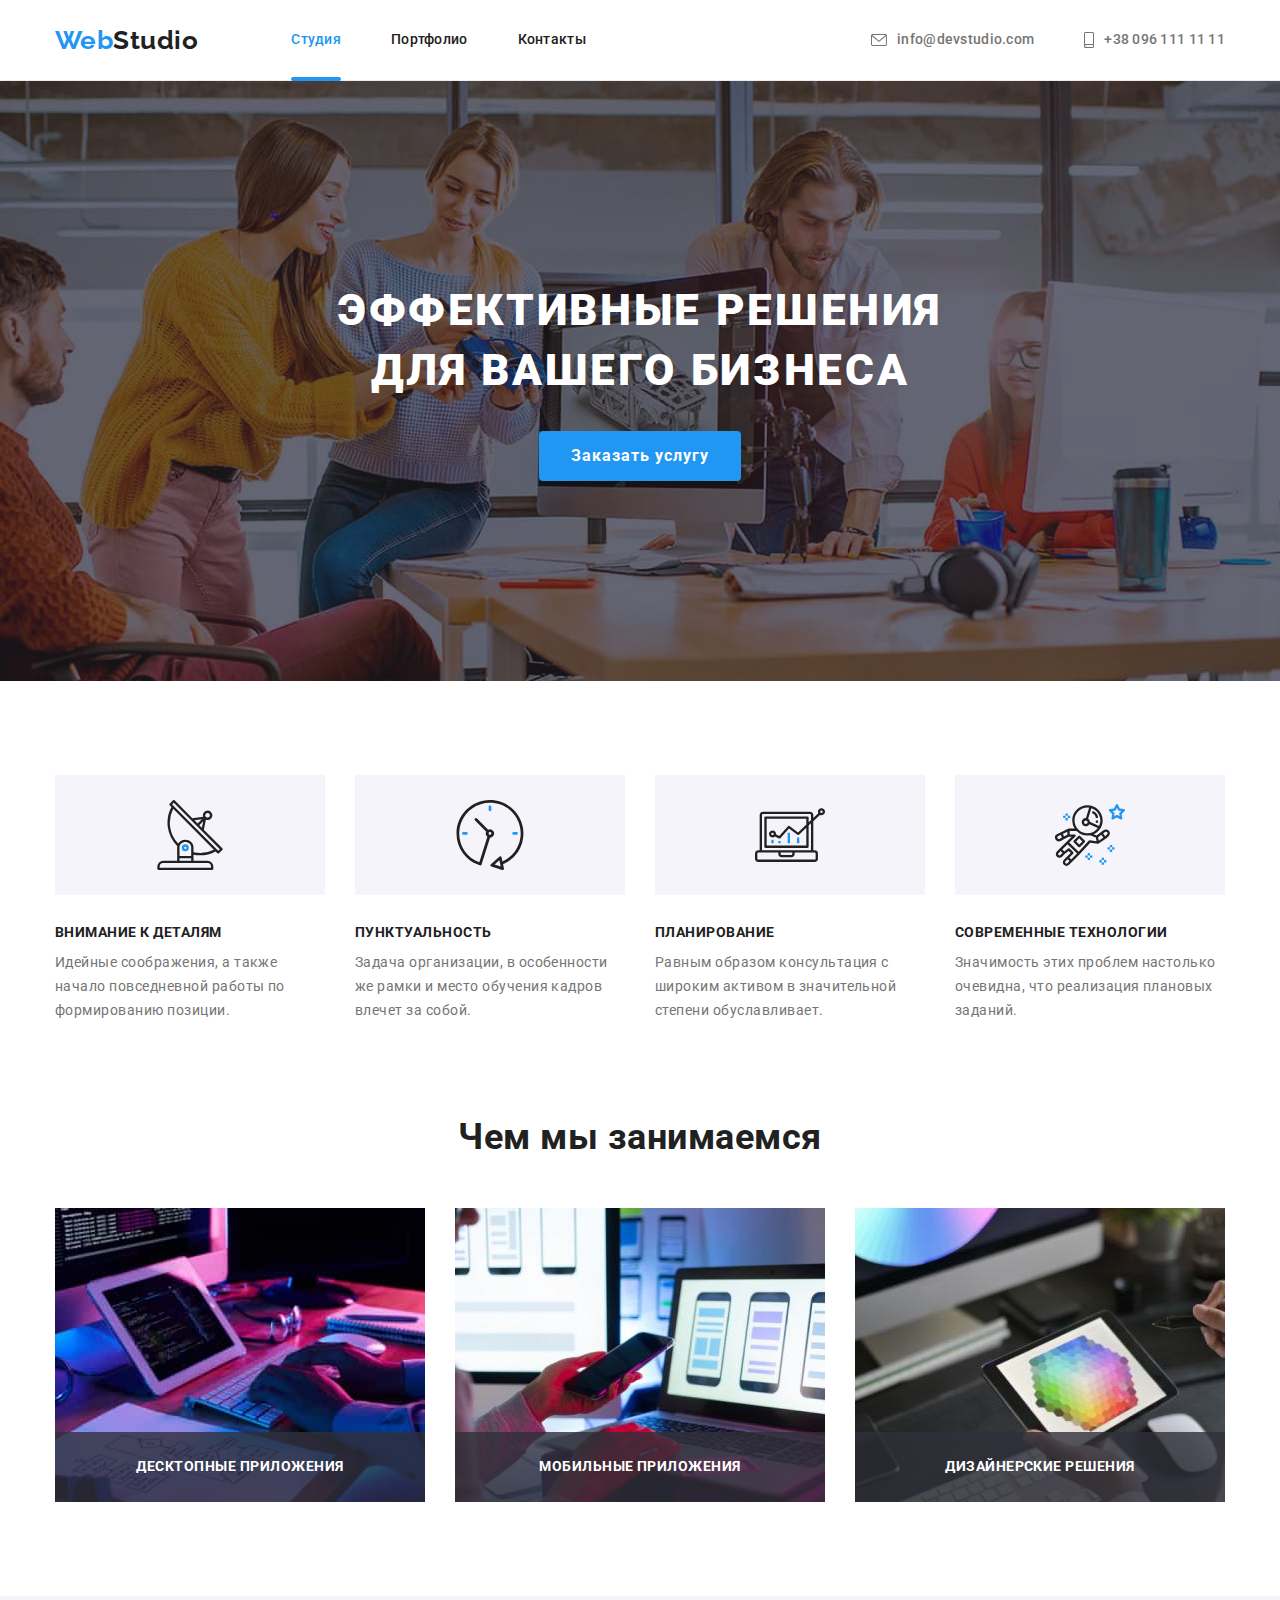
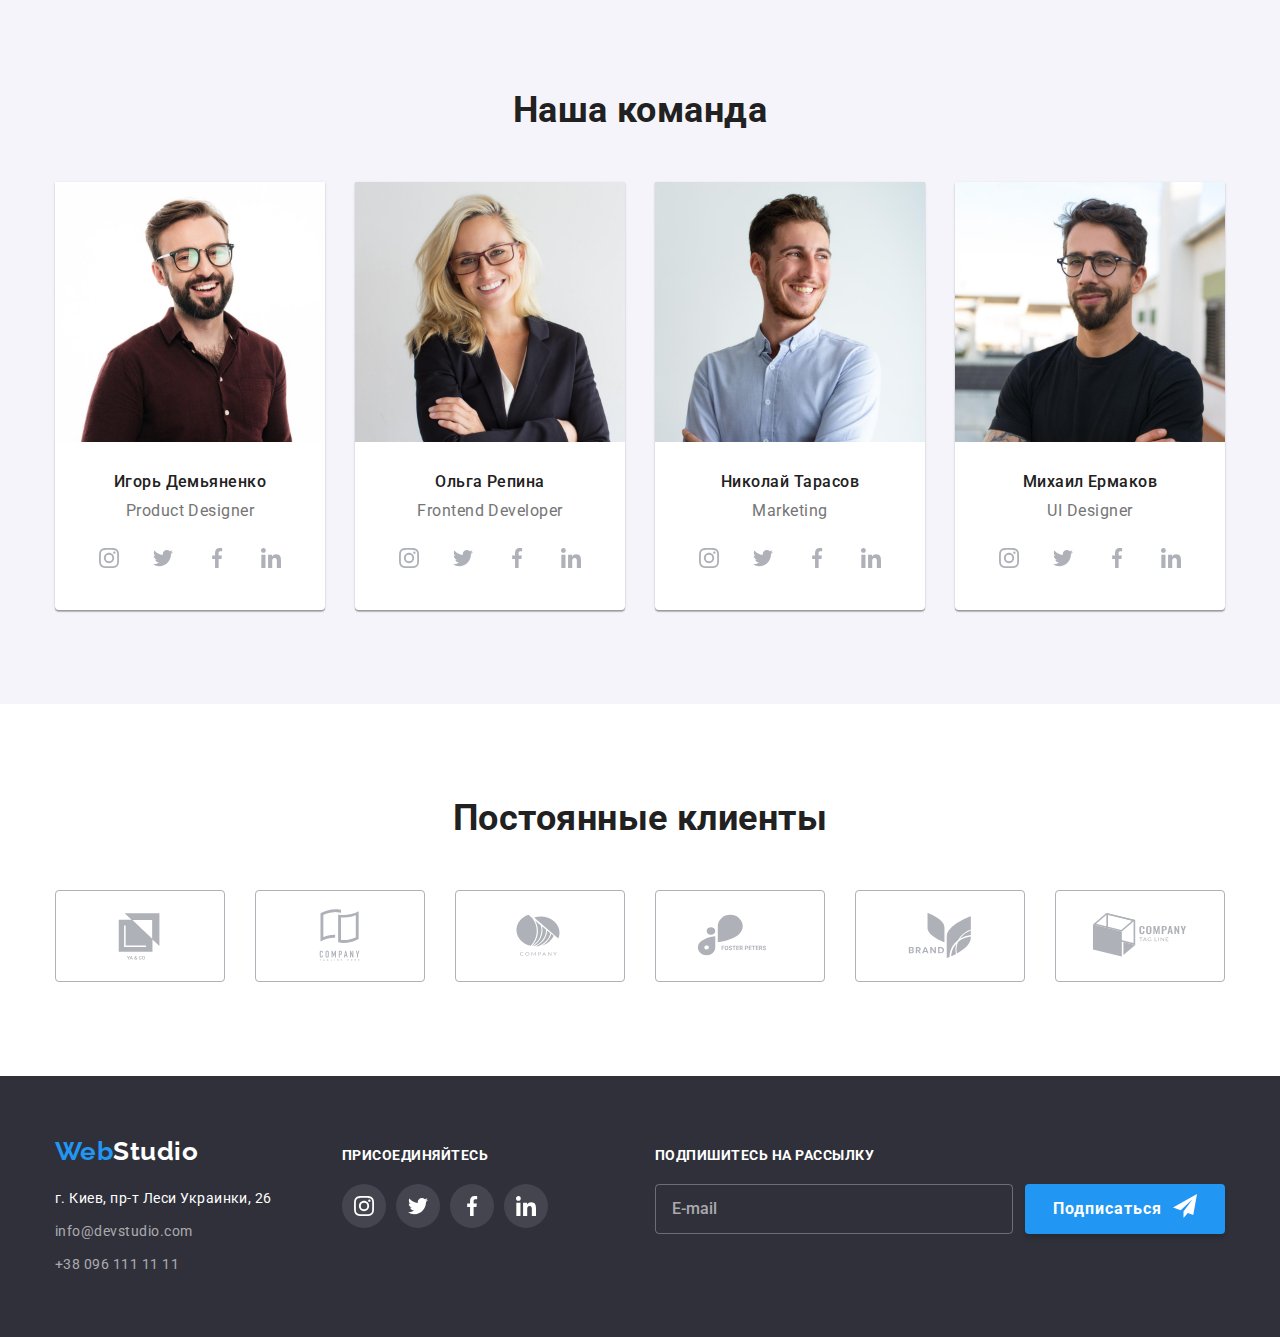
<file: index.html>
<!DOCTYPE html>
<html lang="ru">
<head>
    <meta charset="UTF-8">
    <meta http-equiv="X-UA-Compatible" content="IE=edge">
    <meta name="viewport" content="width=, initial-scale=1.0">
    <title>goit-markup-hw-07</title>
    <link rel="preconnect" href="https://fonts.gstatic.com">
    <link href="https://fonts.googleapis.com/css2?family=Raleway:wght@700&family=Roboto:wght@400;500;700;900&display=swap" rel="stylesheet" />
    <link href="https://cdnjs.cloudflare.com/ajax/libs/modern-normalize/1.0.0/modern-normalize.min.css" rel="stylesheet" /> 
    <link href="./css/main.min.css" rel="stylesheet" />
</head>

<body>
<!--Header of page-->
    <header class="header">
        <div class="header__nav">
            <a class="header__logo" href="./index.html"><span class="header__logo--accent">Web</span>Studio</a>
            <nav class="nav">
                <ul class="nav__list">
                    <li class="nav__item">
                        <a class="nav__link  nav__link--current" href="./index.html">Студия</a></li>
                    <li class="nav__item">
                        <a class="nav__link" href="./portfolio.html">Портфолио</a></li>
                    <li class="nav__item">
                        <a class="nav__link" href="">Контакты</a></li>
                </ul>
            </nav>
            <ul class="nav__list">
                <li class="nav__item">
                    <a class="nav__contacts-link" href="mailto:info@devstudio.com">
                        <svg class="nav__contacts-icon" width="16" height="12">
                            <use href="./images/spritehover.svg#icon-envelope"></use>
                        </svg>
                        info@devstudio.com
                    </a>
                </li>
                <li class="nav__item">
                    <a class="nav__contacts-link" href="tel:+380961111111">
                        <svg class="nav__contacts-icon" width="10" height="16">
                            <use href="./images/spritehover.svg#icon-smartphone"></use>
                        </svg>
                        +38 096 111 11 11
                    </a>
                </li>
            </ul>
        </div>
    </header>


    <!--Main content-->
    <main>
        <!--Main section-->
        <section class="hero">
                <h1 class="hero__title">Эффективные решения для вашего бизнеса</h1>
                <button class="hero__btn" data-modal-open type="button">Заказать услугу</button>
        </section>


        <!--Features section-->
        <section class="features">
            <div class="features__box">
                <h2 class="visually-hidden">Особенности</h2>
                    <ul class="features__list">
                        <li class="features__item">
                            <div class="features__icon-wrap">
                                <svg width="70" height="70">
                                    <use href="./images/spritenohover.svg#icon-antenna"></use>
                                </svg>
                            </div>
                            <h3 class="features__title">Внимание к деталям</h3>
                            <p class="features__dscr">Идейные соображения, а также начало повседневной работы по формированию позиции.</p>
                        </li>
                        <li class="features__item">
                            <div class="features__icon-wrap">
                                <svg width="70" height="70">
                                    <use href="./images/spritenohover.svg#icon-clock"></use>
                                </svg>
                            </div>
                            <h3 class="features__title">Пунктуальность</h3>
                            <p class="features__dscr">Задача организации, в особенности же рамки и место обучения кадров влечет за собой.</p>
                        </li>
                        <li class="features__item">
                            <div class="features__icon-wrap">
                                <svg width="70" height="70">
                                    <use href="./images/spritenohover.svg#icon-diagram"></use>
                                </svg>
                            </div>
                            <h3 class="features__title">Планирование</h3>
                            <p class="features__dscr">Равным образом консультация с широким активом в значительной степени обуславливает.</p>
                        </li>
                        <li class="features__item">
                            <div class="features__icon-wrap">
                                <svg width="70" height="70">
                                    <use href="./images/spritenohover.svg#icon-astronaut"></use>
                                </svg>
                            </div>
                            <h3 class="features__title">Современные технологии</h3>
                            <p class="features__dscr">Значимость этих проблем настолько очевидна, что реализация плановых заданий.</p>
                        </li>
                    </ul>
                </div>
        </section>


        <!--Occupations section-->
        <section class="occupations"> 
            <div class="occupations__box">
                <h2 class="title">Чем мы занимаемся</h2>
                    <ul class="occupations__list">
                        <li class="occupations__item">
                            <div class="occupations__thumb">
                                <img src="./images/occupation1.jpg" alt="Десктопные приложения" width="370" height="294" />
                                <div class="occupations__overlay">
                                    <p class="occupations__text">Десктопные приложения</p>
                                </div>
                            </div>
                        </li>
                        <li class="occupations__item">
                            <div class="occupations__thumb">
                                <img src="./images/occupation2.jpg" alt="Мобильные приложения" width="370" height="294" />
                                <div class="occupations__overlay">
                                    <p class="occupations__text">Мобильные приложения</p>
                                </div>
                            </div>
                        </li>
                        <li class="occupations__item">
                            <div class="occupations__thumb">
                                <img src="./images/occupation3.jpg" alt="Дизайнерские решения" width="370" height="294" />
                                <div class="occupations__overlay">
                                    <p class="occupations__text">Дизайнерские решения</p>
                                </div>
                            </div>
                        </li>
                    </ul>
            </div>
        </section>


        <!--Our team section-->
        <section class="team">
            <div class="team__box">
                <h2 class="title">Наша команда</h2>

                    <ul class="team__list">

                        <li class="team__item">
                            <div>
                                <img src="./images/photo1.jpg" alt="Игорь Демьяненко" width="270" height="260" />
                            </div>
                            <div class="team__wrap">
                                <h3 class="team__person">Игорь Демьяненко</h3>
                                <p class="team__position">Product Designer</p>
                                <ul class="team__social">
                                    <li class="team__social-item">
                                        <a class="team__social-link" href="" target="_blank" rel="noopener noreferrer">
                                            <svg class="team__social-icon" width="20" height="20">
                                                <use href="./images/spritehover.svg#icon-instagram"></use>
                                            </svg>
                                        </a>
                                    </li>
                                    <li class="team__social-item">
                                        <a class="team__social-link" href="" target="_blank" rel="noopener noreferrer">
                                            <svg class="team__social-icon" width="20" height="20">
                                                <use href="./images/spritehover.svg#icon-twitter"></use>
                                            </svg>
                                        </a>
                                    </li>
                                    <li class="team__social-item">
                                        <a class="team__social-link" href="" target="_blank" rel="noopener noreferrer">
                                            <svg class="team__social-icon" width="20" height="20">
                                                <use href="./images/spritehover.svg#icon-facebook"></use>
                                            </svg>
                                        </a>
                                    </li>
                                    <li class="team__social-item">
                                        <a class="team__social-link" href="" target="_blank" rel="noopener noreferrer">
                                            <svg class="team__social-icon" width="20" height="20">
                                                <use href="./images/spritehover.svg#icon-linkedin"></use>
                                            </svg>
                                        </a>
                                    </li>
                                </ul>
                            </div>
                        </li>

                        <li class="team__item">
                            <div>
                                <img src="./images/photo2.jpg" alt="Ольга Репина" width="270" height="260" />
                            </div>
                            <div class="team__wrap">
                                <h3 class="team__person">Ольга Репина</h3>
                                <p class="team__position">Frontend Developer</p>
                                <ul class="team__social">
                                    <li class="team__social-item">
                                        <a class="team__social-link" href="" target="_blank" rel="noopener noreferrer">
                                            <svg class="team__social-icon" width="20" height="20">
                                                <use href="./images/spritehover.svg#icon-instagram"></use>
                                            </svg>
                                        </a>
                                    </li>
                                    <li class="team__social-item">
                                        <a class="team__social-link" href="" target="_blank" rel="noopener noreferrer">
                                            <svg class="team__social-icon" width="20" height="20">
                                                <use href="./images/spritehover.svg#icon-twitter"></use>
                                            </svg>
                                        </a>
                                    </li>
                                    <li class="team__social-item">
                                        <a class="team__social-link" href="" target="_blank" rel="noopener noreferrer">
                                            <svg class="team__social-icon" width="20" height="20">
                                                <use href="./images/spritehover.svg#icon-facebook"></use>
                                            </svg>
                                        </a>
                                    </li>
                                    <li class="team__social-item">
                                        <a class="team__social-link" href="" target="_blank" rel="noopener noreferrer">
                                            <svg class="team__social-icon" width="20" height="20">
                                                <use href="./images/spritehover.svg#icon-linkedin"></use>
                                            </svg>
                                        </a>
                                    </li>
                                </ul>
                            </div>
                        </li>
                        <li class="team__item">
                            <div>
                                <img src="./images/photo3.jpg" alt="Николай Тарасов" width="270" height="260" />
                            </div>
                            <div class="team__wrap">
                                <h3 class="team__person">Николай Тарасов</h3>
                                <p class="team__position">Marketing</p>
                                <ul class="team__social">
                                    <li class="team__social-item">
                                        <a class="team__social-link" href="" target="_blank" rel="noopener noreferrer">
                                            <svg class="team__social-icon" width="20" height="20">
                                                <use href="./images/spritehover.svg#icon-instagram"></use>
                                            </svg>
                                        </a>
                                    </li>
                                    <li class="team__social-item">
                                        <a class="team__social-link" href="" target="_blank" rel="noopener noreferrer">
                                            <svg class="team__social-icon" width="20" height="20">
                                                <use href="./images/spritehover.svg#icon-twitter"></use>
                                            </svg>
                                        </a>
                                    </li>
                                    <li class="team__social-item">
                                        <a class="team__social-link" href="" target="_blank" rel="noopener noreferrer">
                                            <svg class="team__social-icon" width="20" height="20">
                                                <use href="./images/spritehover.svg#icon-facebook"></use>
                                            </svg>
                                        </a>
                                    </li>
                                    <li class="team__social-item">
                                        <a class="team__social-link" href="" target="_blank" rel="noopener noreferrer">
                                            <svg class="team__social-icon" width="20" height="20">
                                                <use href="./images/spritehover.svg#icon-linkedin"></use>
                                            </svg>
                                        </a>
                                    </li>
                                </ul>
                            </div>
                        </li>
                        <li class="team__item">
                            <div>
                                <img src="./images/photo4.jpg" alt="Михаил Ермаков" width="270" height="260" />
                            </div>
                            <div class="team__wrap">
                                <h3 class="team__person">Михаил Ермаков</h3>
                                <p class="team__position">UI Designer</p>
                                <ul class="team__social">
                                    <li class="team__social-item">
                                        <a class="team__social-link" href="" target="_blank" rel="noopener noreferrer">
                                            <svg class="team__social-icon" width="20" height="20">
                                                <use href="./images/spritehover.svg#icon-instagram"></use>
                                            </svg>
                                        </a>
                                    </li>
                                    <li class="team__social-item">
                                        <a class="team__social-link" href="" target="_blank" rel="noopener noreferrer">
                                            <svg class="team__social-icon" width="20" height="20">
                                                <use href="./images/spritehover.svg#icon-twitter"></use>
                                            </svg>
                                        </a>
                                    </li>
                                    <li class="team__social-item">
                                        <a class="team__social-link" href="" target="_blank" rel="noopener noreferrer">
                                            <svg class="team__social-icon" width="20" height="20">
                                                <use href="./images/spritehover.svg#icon-facebook"></use>
                                            </svg>
                                        </a>
                                    </li>
                                    <li class="team__social-item">
                                        <a class="team__social-link" href="" target="_blank" rel="noopener noreferrer">
                                            <svg class="team__social-icon" width="20" height="20">
                                                <use href="./images/spritehover.svg#icon-linkedin"></use>
                                            </svg>
                                        </a>
                                    </li>
                                </ul>
                            </div>
                        </li>
                    </ul>
                </div>
        </section>


        <!--Clients-->
        <section class="clients">
            <div class="clients__box">
                <h2 class="title">Постоянные клиенты</h2>
                <ul class="clients__list">
                    <li class="clients__item">
                        <a class="clients__link" href="" target="_blank" rel="noopener noreferrer">
                            <svg class="clients__icon" width="106" height="60">
                                <use href="./images/spritehover.svg#icon-Logo-one"></use>
                            </svg>
                        </a>
                    </li>
                    <li class="clients__item">
                        <a class="clients__link" href="" target="_blank" rel="noopener noreferrer">
                            <svg class="clients__icon" width="106" height="60">
                                <use href="./images/spritehover.svg#icon-Logo-two"></use>
                            </svg>
                        </a>
                    </li>
                    <li class="clients__item">
                        <a class="clients__link" href="" target="_blank" rel="noopener noreferrer">
                            <svg class="clients__icon" width="106" height="60">
                                <use href="./images/spritehover.svg#icon-Logo-three"></use>
                            </svg>
                        </a>
                    </li>
                    <li class="clients__item">
                        <a class="clients__link" href="" target="_blank" rel="noopener noreferrer">
                            <svg class="clients__icon" width="106" height="60">
                                <use href="./images/spritehover.svg#icon-Logo-four"></use>
                            </svg>
                        </a>
                    </li>
                    <li class="clients__item">
                        <a class="clients__link" href="" target="_blank" rel="noopener noreferrer">
                            <svg class="clients__icon" width="106" height="60">
                                <use href="./images/spritehover.svg#icon-Logo-five"></use>
                            </svg>
                        </a>
                    </li>
                    <li class="clients__item">
                        <a class="clients__link" href="" target="_blank" rel="noopener noreferrer">
                            <svg class="clients__icon" width="106" height="60">
                                <use href="./images/spritehover.svg#icon-Logo-six"></use>
                            </svg>
                        </a>
                    </li>
                </ul>
            </div>
        </section>
    </main>

    <!--Hero-Modal-window-->
    <div class="hero-modal__backdrop is-hidden" data-modal>
        <div class="hero-modal__wind">
            <button class="hero-modal__close-btn" data-modal-close>
                <svg class="hero-modal__close-icon" width="11" height="11">
                    <use href="./images/spriteform.svg#icon-close-btn"></use>
                </svg>
            </button>

            <form class="form" action="#" method="POST" autocomplete="off">
                <h4 class="form__title">Оставьте свои данные, мы вам перезвоним</h4>

                
                <label class="form__label" for="name">Имя</label>
                <div class="form__inp-thumb"> 
                    <input class="form__input" type="text" name="modal-input-name" id="name" placeholder=" " />
                        <svg class="form__inp-icon" width="18" height="18">
                            <use href="./images/spriteform.svg#icon-person-black"></use>
                        </svg>
                </div>
                
                
                <label class="form__label" for="phone">Телефон</label>
                <div class="form__inp-thumb">  
                    <input class="form__input" type="tel" name="modal-input-phone" id="phone" placeholder=" " />
                        <svg class="form__inp-icon" width="18" height="18">
                            <use href="./images/spriteform.svg#icon-phone-black"></use>
                        </svg>
                </div>

                
                <label class="form__label" for="mail">Почта</label>
                <div class="form__inp-thumb">  
                    <input class="form__input" type="email" name="modal-input-mail" id="mail" placeholder=" " />
                        <svg class="form__inp-icon" width="18" height="18">
                            <use href="./images/spriteform.svg#icon-email-black"></use>
                        </svg>
                </div>
                
                <label class="form__label" for="coment">Комментарий</label>
                <textarea class="form__input form__input--textarea" name="modal-text-area-text" id="coment" placeholder="Введите текст"></textarea>

                <div class="form__checkbox-area">
                    <label class="form__label-checkbox">
                        <input class="form__checkbox" type="checkbox" name="checkbox-value" />
                        <span class="form__castom-checkbox">
                            <svg class="form__checkbox-icon" width="16" height="15">
                                <use href="./images/spriteform.svg#icon-checkbox"></use>
                            </svg>
                        </span>
                        
                        Соглашаюсь с рассылкой и принимаю 
                        <a class="form__link" href="#">Условия договора</a>
                    </label>
                </div>
                
                <button class="form__btn" type="submit">Отправить</button>
            </form>
        </div>
    </div>

    <!--Footer-->
    <footer class="footer">
        <div class="footer__box">
            <div class="footer__address-area">
                <a class="footer__logo" href="./index.html"><span class="footer__logo--accent">Web</span>Studio</a>
                    <address class="footer__address-wrap">
                        <ul class="footer__list">
                            <li class="footer__item"><a class="footer__link" href="https://goo.gl/maps/1cNyrUN5Ciwygz4w9" target="_blank" rel="noopener noreferrer">г. Киев, пр-т Леси Украинки, 26</a></li>
                            <li class="footer__item"><a class="footer__link footer__link--alfa-cl" href="mailto:info@devstudio.com">info@devstudio.com</a></li>
                            <li class="footer__item"><a class="footer__link footer__link--alfa-cl" href="tel:+380961111111">+38 096 111 11 11</a></li>
                        </ul>
                    </address>
            </div>
            <div>
                <p class="footer__social-text">присоединяйтесь</p>
                <ul class="footer__social-list">
                    <li class="footer__social-item">
                        <a class="footer__social-link" href="" target="_blank" rel="noopener noreferrer">
                            <svg class="footer__social-icon" width="20" height="20">
                                <use href="./images/spritehover.svg#icon-instagram"></use>
                            </svg>
                        </a>
                    </li>
                    <li class="footer__social-item">
                        <a class="footer__social-link" href="" target="_blank" rel="noopener noreferrer">
                            <svg class="footer__social-icon" width="20" height="20">
                                <use href="./images/spritehover.svg#icon-twitter"></use>
                            </svg>
                        </a>
                    </li>
                    <li class="footer__social-item">
                        <a class="footer__social-link" href="" target="_blank" rel="noopener noreferrer">
                            <svg class="footer__social-icon" width="20" height="20">
                                <use href="./images/spritehover.svg#icon-facebook"></use>
                            </svg>
                        </a>
                    </li>
                    <li class="footer__social-item">
                        <a class="footer__social-link" href="" target="_blank" rel="noopener noreferrer">
                            <svg class="footer__social-icon" width="20" height="20">
                                <use href="./images/spritehover.svg#icon-linkedin"></use>
                            </svg>
                        </a>
                    </li>
                </ul>
            </div>
            <form class="footer__form" action="#" method="POST" autocomplete="off">
                <label class="footer__label" for="subscribe">Подпишитесь на рассылку</label>
                <div class="footer__inp-btn-thumb">
                    <input class="footer__input" type="text" name="subscribe-input-email-text" id="subscribe" placeholder="E-mail">
                <button class="footer__btn" type="submit">Подписаться
                    <svg width="24" height="24">
                        <use href="./images/spriteform.svg#icon-send"></use>
                    </svg>
                </button>
                </div>
            </form>
        </div>
    </footer>

<!--Scripts-->
<script src="./js/modal.js"></script>
</body>
</html>
</file>
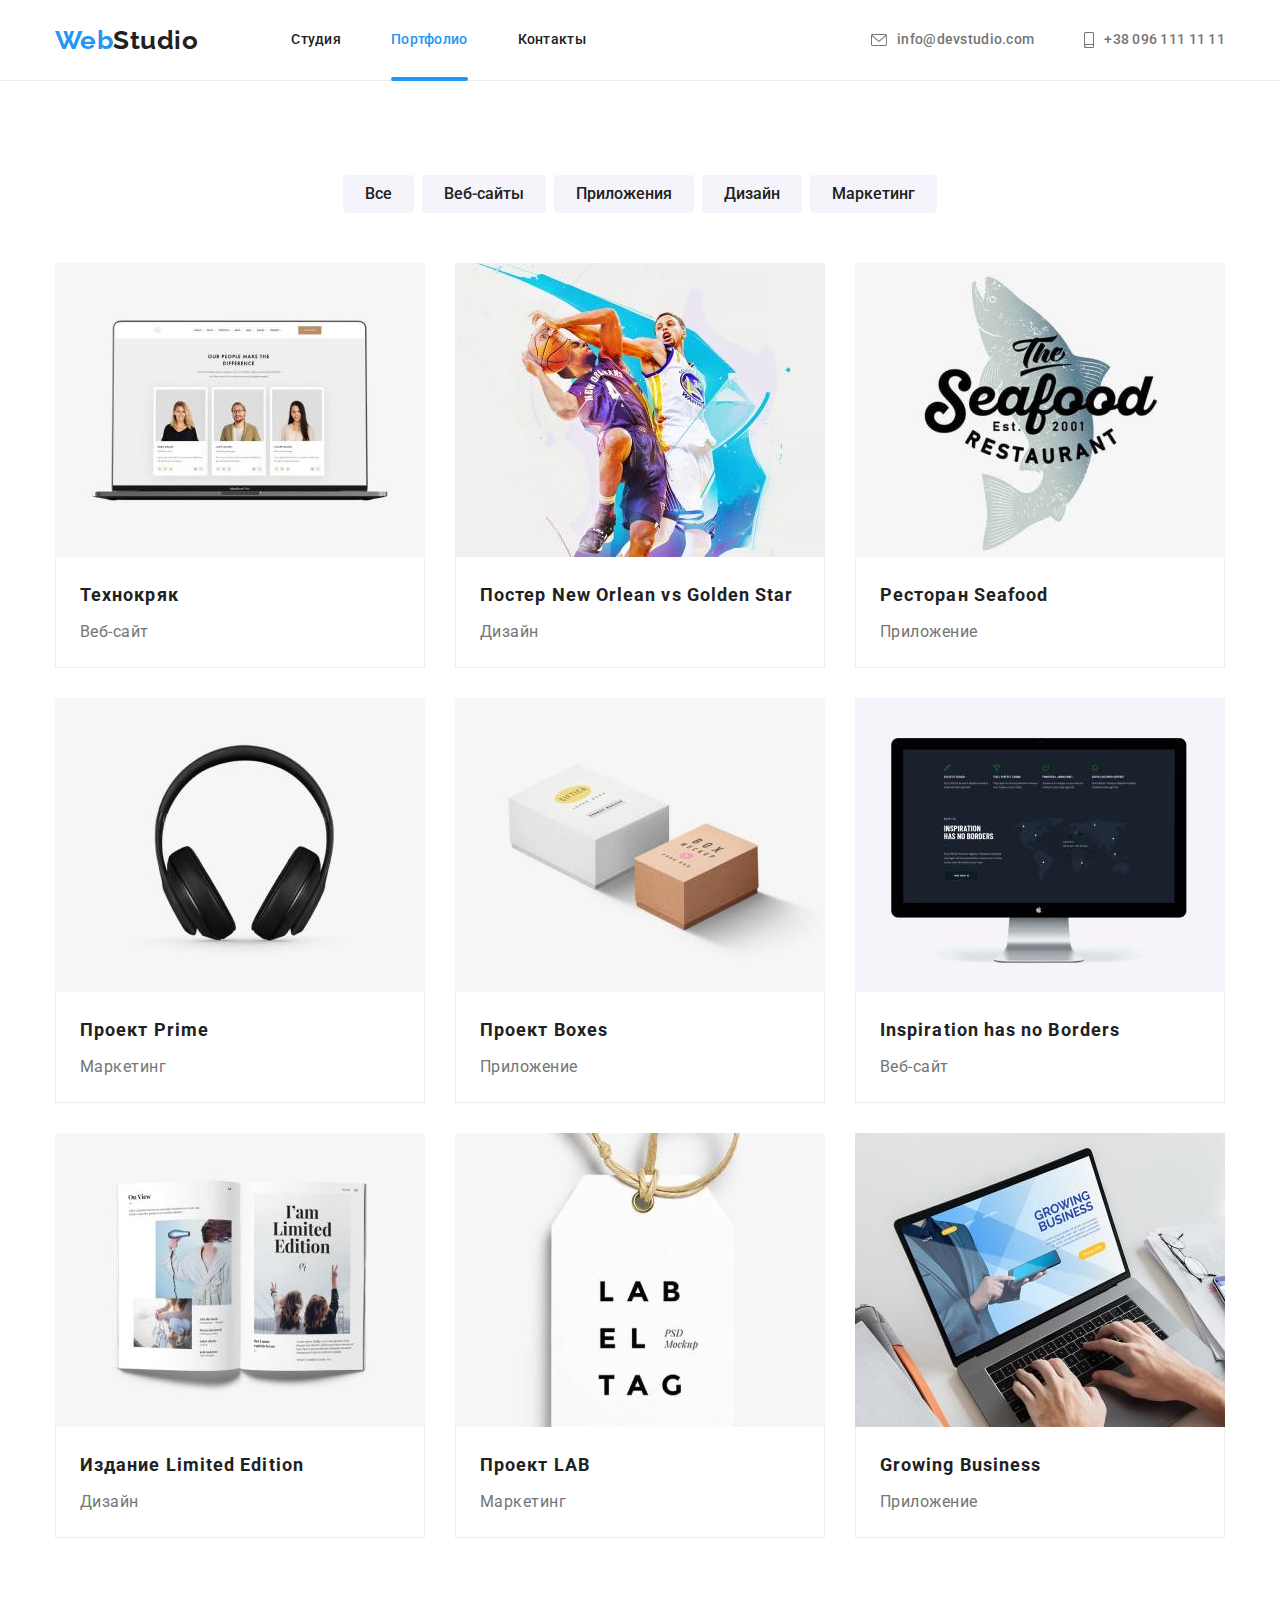
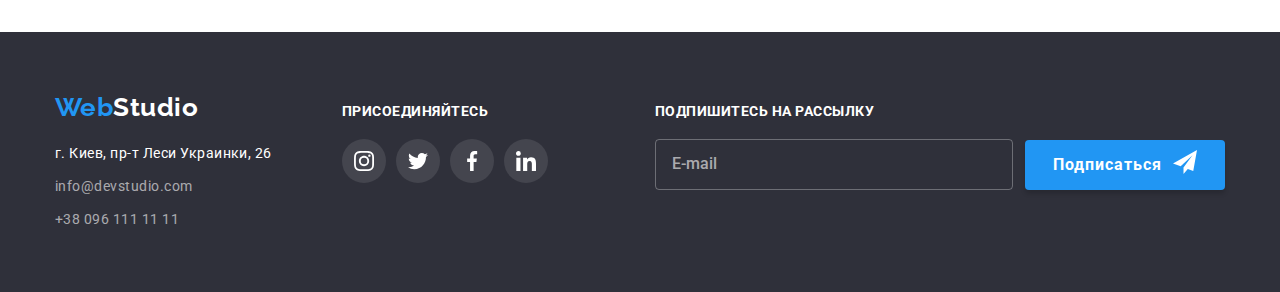
<file: portfolio.html>
<!DOCTYPE html>
<html lang="ru">
<head>
    <meta charset="UTF-8">
    <meta http-equiv="X-UA-Compatible" content="IE=edge">
    <meta name="viewport" content="width=, initial-scale=1.0">
    <title>goit-markup-hw-07</title>
    <link rel="preconnect" href="https://fonts.gstatic.com">
    <link href="https://fonts.googleapis.com/css2?family=Raleway:wght@700&family=Roboto:wght@400;500;700;900&display=swap" rel="stylesheet" />
    <link href="https://cdnjs.cloudflare.com/ajax/libs/modern-normalize/1.0.0/modern-normalize.min.css" rel="stylesheet" />
    <link href="./css/main.min.css" rel="stylesheet" />
</head>

<body>
    <!--Header of page-->
    <header class="header">
        <div class="header__nav">
            <a class="header__logo" href="./index.html"><span class="header__logo--accent">Web</span>Studio</a>
            <nav class="nav">
                <ul class="nav__list">
                    <li class="nav__item">
                        <a class="nav__link" href="./index.html">Студия</a></li>
                    <li class="nav__item">
                        <a class="nav__link nav__link--current" href="./portfolio.html">Портфолио</a></li>
                    <li class="nav__item">
                        <a class="nav__link" href="">Контакты</a></li>
                </ul>
            </nav>
            <ul class="nav__list">
                <li class="nav__item">
                    <a class="nav__contacts-link" href="mailto:info@devstudio.com">
                        <svg class="nav__contacts-icon" width="16" height="12">
                            <use href="./images/spritehover.svg#icon-envelope"></use>
                        </svg>
                        info@devstudio.com
                    </a>
                </li>
                <li class="nav__item">
                    <a class="nav__contacts-link" href="tel:+380961111111">
                        <svg class="nav__contacts-icon" width="10" height="16">
                            <use href="./images/spritehover.svg#icon-smartphone"></use>
                        </svg>
                        +38 096 111 11 11
                    </a>
                </li>
            </ul>
        </div>
    </header>


    <!--Main content-->
    <main>
        <!--Main section-->
        <section class="galery">
            <div class="galery__box">
                <h1 class="visually-hidden">Роботы WebStudio</h1>

                <ul class="galery__filter">
                    <li class="galery__filter-item"><button class="galery__filter-btn" type="button">Все</button></li>
                    <li class="galery__filter-item"><button class="galery__filter-btn" type="button">Веб-сайты</button></li>
                    <li class="galery__filter-item"><button class="galery__filter-btn" type="button">Приложения</button></li>
                    <li class="galery__filter-item"><button class="galery__filter-btn" type="button">Дизайн</button></li>
                    <li class="galery__filter-item"><button class="galery__filter-btn" type="button">Маркетинг</button></li>
                </ul>

                <ul class="galery__list">
                    <li class="galery__item">
                        <a class="galery__link" href="#" target="_blank" rel="noopener noreferrer">
                            <div class="galery__wrap">
                                <img src="./images/portfolio1.jpg" alt="Веб-сайт Технокряк" width="370" height="294" />
                                <div class="galery__overlay">
                                    <p class="galery__text">
                                        Технокряк это современная площадка распространения коронавируса. Компании используют эту платформу для цифрового шпионажа и атак на защищённые сервера конкурентов.
                                    </p>
                                </div>
                            </div>
                            <div class="galery__card-caption">
                                <h2 class="galery__card-title">Технокряк</h2>
                                <p class="galery__card-dscr">Веб-сайт</p>
                            </div>
                        </a>
                    </li>
                    <li class="galery__item">
                        <a class="galery__link" href="#" target="_blank" rel="noopener noreferrer">
                            <div class="galery__wrap">
                                <img src="./images/portfolio2.jpg" alt="Дизайн Постера New Orlean vs Golden Star" width="370" height="294" />
                                <div class="galery__overlay">
                                    <p class="galery__text">
                                        Технокряк это современная площадка распространения коронавируса. Компании используют эту платформу для цифрового шпионажа и атак на защищённые сервера конкурентов.
                                    </p>
                                </div>
                            </div>
                            <div class="galery__card-caption">
                                <h2 class="galery__card-title">Постер New Orlean vs Golden Star</h2>
                                <p class="galery__card-dscr">Дизайн</p>
                            </div>
                        </a>
                    </li>
                    <li class="galery__item">
                        <a class="galery__link" href="#" target="_blank" rel="noopener noreferrer">
                            <div class="galery__wrap">
                                <img src="./images/portfolio3.jpg" alt="Приложение Ресторан Seafood" width="370" height="294" /> 
                                <div class="galery__overlay">
                                    <p class="galery__text">
                                        Технокряк это современная площадка распространения коронавируса. Компании используют эту платформу для цифрового шпионажа и атак на защищённые сервера конкурентов.
                                    </p>
                                </div>
                            </div>
                            <div class="galery__card-caption">
                                <h2 class="galery__card-title">Ресторан Seafood</h2>
                                <p class="galery__card-dscr">Приложение</p>
                            </div>
                        </a>
                    </li>
                    <li class="galery__item">
                        <a class="galery__link" href="#" target="_blank" rel="noopener noreferrer">
                            <div class="galery__wrap">
                                <img src="./images/portfolio4.jpg" alt="Маркетинг Проекта Prime" width="370" height="294" />
                                <div class="galery__overlay">
                                    <p class="galery__text">
                                        Технокряк это современная площадка распространения коронавируса. Компании используют эту платформу для цифрового шпионажа и атак на защищённые сервера конкурентов.
                                    </p>
                                </div>
                            </div>
                            <div class="galery__card-caption">
                                <h2 class="galery__card-title">Проект Prime</h2>
                                <p class="galery__card-dscr">Маркетинг</p>
                            </div>
                        </a>
                    </li>
                    <li class="galery__item">
                        <a class="galery__link" href="#" target="_blank" rel="noopener noreferrer">
                            <div class="galery__wrap">
                                <img src="./images/portfolio5.jpg" alt="Приложение Проект Boxes" width="370" height="294" />
                                <div class="galery__overlay">
                                    <p class="galery__text">
                                        Технокряк это современная площадка распространения коронавируса. Компании используют эту платформу для цифрового шпионажа и атак на защищённые сервера конкурентов.
                                    </p>
                                </div>
                            </div>
                            <div class="galery__card-caption">
                                <h2 class="galery__card-title">Проект Boxes</h2>
                                <p class="galery__card-dscr">Приложение</p>
                            </div>
                        </a>
                    </li>
                    <li class="galery__item">
                        <a class="galery__link" href="#" target="_blank" rel="noopener noreferrer">
                            <div class="galery__wrap">
                                <img src="./images/portfolio6.jpg" alt="Веб-сайт Inspiration has no Borders" width="370" height="294" />
                                <div class="galery__overlay">
                                    <p class="galery__text">
                                        Технокряк это современная площадка распространения коронавируса. Компании используют эту платформу для цифрового шпионажа и атак на защищённые сервера конкурентов.
                                    </p>
                                </div>
                            </div>
                            <div class="galery__card-caption">
                                <h2 class="galery__card-title">Inspiration has no Borders</h2>
                                <p class="galery__card-dscr">Веб-сайт</p>
                            </div>
                        </a>
                    </li>
                    <li class="galery__item">
                        <a class="galery__link" href="#" target="_blank" rel="noopener noreferrer">
                            <div class="galery__wrap">
                                <img src="./images/portfolio7.jpg" alt="Дизайн Издания Limited Edition" width="370" height="294" />
                                <div class="galery__overlay">
                                    <p class="galery__text">
                                        Технокряк это современная площадка распространения коронавируса. Компании используют эту платформу для цифрового шпионажа и атак на защищённые сервера конкурентов.
                                    </p>
                                </div>
                            </div>
                            <div class="galery__card-caption">
                                <h2 class="galery__card-title">Издание Limited Edition</h2>
                                <p class="galery__card-dscr">Дизайн</p>
                            </div>
                        </a>
                    </li>
                    <li class="galery__item">
                        <a class="galery__link" href="#" target="_blank" rel="noopener noreferrer">
                            <div class="galery__wrap">
                                <img src="./images/portfolio8.jpg" alt="Маркетинг Проекта LAB" width="370" height="294" />
                                <div class="galery__overlay">
                                    <p class="galery__text">
                                        Технокряк это современная площадка распространения коронавируса. Компании используют эту платформу для цифрового шпионажа и атак на защищённые сервера конкурентов.
                                    </p>
                                </div>
                            </div>
                            <div class="galery__card-caption">
                                <h2 class="galery__card-title">Проект LAB</h2>
                                <p class="galery__card-dscr">Маркетинг</p>
                            </div>
                        </a>
                    </li>
                    <li class="galery__item">
                        <a class="galery__link" href="#" target="_blank" rel="noopener noreferrer">
                            <div class="galery__wrap">
                                <img src="./images/portfolio9.jpg" alt="Приложение Growing Business" width="370" height="294" />
                                <div class="galery__overlay">
                                    <p class="galery__text">
                                        Технокряк это современная площадка распространения коронавируса. Компании используют эту платформу для цифрового шпионажа и атак на защищённые сервера конкурентов.
                                    </p>
                                </div>
                            </div>                            
                            <div class="galery__card-caption">
                                <h2 class="galery__card-title">Growing Business</h2>
                                <p class="galery__card-dscr">Приложение</p>
                            </div>
                        </a>
                    </li>
                </ul>
            </div>
        </section>
    </main>

    <!--Footer-->
    <footer class="footer">
        <div class="footer__box">
            <div class="footer__address-area">
                <a class="footer__logo" href="./index.html"><span class="footer__logo--accent">Web</span>Studio</a>
                    <address class="footer__address-wrap">
                        <ul class="footer__list">
                            <li class="footer__item"><a class="footer__link" href="https://goo.gl/maps/1cNyrUN5Ciwygz4w9" target="_blank" rel="noopener noreferrer">г. Киев, пр-т Леси Украинки, 26</a></li>
                            <li class="footer__item"><a class="footer__link footer__link--alfa-cl" href="mailto:info@devstudio.com">info@devstudio.com</a></li>
                            <li class="footer__item"><a class="footer__link footer__link--alfa-cl" href="tel:+380961111111">+38 096 111 11 11</a></li>
                        </ul>
                    </address>
            </div>
            <div>
                <p class="footer__social-text">присоединяйтесь</p>
                <ul class="footer__social-list">
                    <li class="footer__social-item">
                        <a class="footer__social-link" href="" target="_blank" rel="noopener noreferrer">
                            <svg class="footer__social-icon" width="20" height="20">
                                <use href="./images/spritehover.svg#icon-instagram"></use>
                            </svg>
                        </a>
                    </li>
                    <li class="footer__social-item">
                        <a class="footer__social-link" href="" target="_blank" rel="noopener noreferrer">
                            <svg class="footer__social-icon" width="20" height="20">
                                <use href="./images/spritehover.svg#icon-twitter"></use>
                            </svg>
                        </a>
                    </li>
                    <li class="footer__social-item">
                        <a class="footer__social-link" href="" target="_blank" rel="noopener noreferrer">
                            <svg class="footer__social-icon" width="20" height="20">
                                <use href="./images/spritehover.svg#icon-facebook"></use>
                            </svg>
                        </a>
                    </li>
                    <li class="footer__social-item">
                        <a class="footer__social-link" href="" target="_blank" rel="noopener noreferrer">
                            <svg class="footer__social-icon" width="20" height="20">
                                <use href="./images/spritehover.svg#icon-linkedin"></use>
                            </svg>
                        </a>
                    </li>
                </ul>
            </div>
            <form class="footer__form" action="#" method="POST" autocomplete="off">
                <label class="footer__label" for="subscribe">Подпишитесь на рассылку</label>
                <div class="footer__inp-btn-thumb">
                    <input class="footer__input" type="text" name="subscribe-input-email-text" id="subscribe" placeholder="E-mail">
                <button class="footer__btn" type="submit">Подписаться
                    <svg width="24" height="24">
                        <use href="./images/spriteform.svg#icon-send"></use>
                    </svg>
                </button>
                </div>
            </form>
        </div>
    </footer>

    </body>
    </html>
</file>
<file: css/main.min.css>
:root{--primary-font: "Roboto", sans-serif;--logo-font: "Raleway", sans-serif;--main-bcg-color: #ffffff;--team-section-bcg-color: #f5f4fa;--hero-footer-bcg-color: #2f303a;--hero-down-bcg-color: #c4c4c4;--hero-gradient-color: rgba(47, 48, 58, 0.4);--accent-logo-hover-color: #2196f3;--main-text-color: #757575;--headers-nav-color: #212121;--hero-footer-text-color: #ffffff;--actbtn-color: #ffffff;--noactbtn-color: #212121;--actbtn-bcg: #2196f3;--noactbtn-bgd: #f5f4fa;--alfa-color: rgba(255, 255, 255, 0.6);--border-color: #ececec;--border-color-portfolio: #eeeeee;--occupations-overlay-color: rgba(47, 48, 58, 0.8);--galery-overlay-color: rgba(33, 150, 243, 0.9);--margin-card: 30px;--svg-links-color: #afb1b8;--footer-link-bgc: rgba(255, 255, 255, 0.1);--shadov-0-15: rgba(0, 0, 0, 0.15);--shadow-0-12: rgba(0, 0, 0, 0.12);--shadow-0-14: rgba(0, 0, 0, 0.14);--shadow-0-2: rgba(0, 0, 0, 0.2);--shadow-0-1: rgba(0, 0, 0, 0.1);--shadow-0-08: rgba(0, 0, 0, 0.08);--shadow-0-06: rgba(0, 0, 0, 0.06);--shadow-0-16: rgba(0, 0, 0, 0.16);--backdrop-bgc: rgba(0, 0, 0, 0.2);--modal-close-btn-border: rgba(0, 0, 0, 0.1);--footer-input-border: rgba(255, 255, 255, 0.3);--icon-dark-color: #000000;--modal-input-border: rgba(33, 33, 33, 0.2);--modal-placeholder-color: rgba(117, 117, 117, 0.5)}body{font-family:var(--primary-font);letter-spacing:0.03em;background-color:var(--main-bcg-color);color:var(--main-text-color)}h1,h2,h3,h4,h5,h6,p{margin:0}img{display:block;max-width:100%;height:auto}a{text-decoration:none}.nav__list,.features__list,.occupations__list,.team__list,.team__social,.clients__list,.footer__list,.footer__social-list,.galery__filter,.galery__list{padding:0;margin:0;list-style:none}.visually-hidden{position:absolute !important;clip:rect(1px 1px 1px 1px);clip:rect(1px, 1px, 1px, 1px);padding:0 !important;border:0 !important;height:1px !important;width:1px !important;overflow:hidden}.features,.occupations,.team,.clients,.galery{padding-top:94px;padding-bottom:94px}.header__nav,.features__box,.occupations__box,.team__box,.clients__box,.footer__box,.galery__box{width:1200px;padding-left:15px;padding-right:15px;margin-left:auto;margin-right:auto}.hero__btn,.form__btn,.footer__btn{min-width:200px;padding:10px 32px;font-weight:700;font-size:16px;line-height:1.87;letter-spacing:0.06em;color:var(--actbtn-color);cursor:pointer;background-color:var(--actbtn-bcg);box-shadow:0px 4px 4px var(--shadov-0-15);border-radius:4px;border:0}.title{margin-bottom:50px;font-weight:700;font-size:36px;line-height:1.16;text-align:center;color:var(--headers-nav-color)}.header__logo,.footer__logo{font-weight:700;font-size:26px;line-height:1.19;font-family:var(--logo-font)}.header__logo{margin-right:93px;color:var(--headers-nav-color)}.footer__logo{display:inline-block;margin-right:0;margin-bottom:20px;color:var(--hero-footer-text-color)}.header__logo--accent,.footer__logo--accent{color:var(--accent-logo-hover-color)}.header{border-bottom:1px solid var(--border-color)}.header__nav{display:flex;align-items:center}.nav{margin-right:auto}.nav__list{display:flex}.nav__item:not(:last-child){margin-right:50px}.nav__link{display:inline-block;position:relative;padding-top:32px;padding-bottom:32px;font-weight:500;font-size:14px;line-height:1.14;letter-spacing:0.02em;color:var(--headers-nav-color);transition:color 250ms cubic-bezier(0.4, 0, 0.2, 1)}.nav__link:hover,.nav__link:focus{color:var(--accent-logo-hover-color)}.nav__link--current{color:var(--accent-logo-hover-color)}.nav__link--current::after{content:"";display:block;position:absolute;left:0;bottom:0;width:100%;height:4px;border-radius:2px;background-color:var(--accent-logo-hover-color);opacity:1;transform:translateY(1px);transition:opacity 250ms cubic-bezier(0.4, 0, 0.2, 1)}.nav__contacts-link{display:flex;align-items:center;font-weight:500;font-size:14px;line-height:1.14;letter-spacing:0.02em;color:var(--main-text-color);transition:color 250ms cubic-bezier(0.4, 0, 0.2, 1)}.nav__contacts-link:hover,.nav__contacts-link:focus{color:var(--accent-logo-hover-color)}.nav__contacts-icon{fill:currentColor;margin-right:10px}.hero{height:600px;max-width:1600px;margin-left:auto;margin-right:auto;display:flex;flex-direction:column;justify-content:center;align-items:center;background-color:var(--hero-down-bcg-color);background-image:linear-gradient(to right, var(--hero-gradient-color), var(--hero-gradient-color)),url("../images/heroimg.jpg");background-repeat:no-repeat;background-position:center;text-align:center}.hero__title{margin-right:auto;margin-left:auto;margin-bottom:30px;max-width:696px;font-weight:900;font-size:44px;line-height:1.36;letter-spacing:0.06em;text-transform:uppercase;color:var(--hero-footer-text-color)}.hero-modal__backdrop{position:fixed;top:0;left:0;width:100%;height:100%;background-color:var(--backdrop-bgc);transition:opacity 250ms cubic-bezier(0.4, 0, 0.2, 1),visibility 250ms cubic-bezier(0.4, 0, 0.2, 1)}.hero-modal__wind{position:absolute;width:528px;height:581px;top:50%;left:50%;padding:40px;transform:translate(-50%, -50%) scale(1);background-color:var(--main-bcg-color);box-shadow:0px 1px 3px var(--shadow-0-12),0px 1px 1px var(--shadow-0-14),0px 2px 1px var(--shadow-0-2);border-radius:4px;opacity:1;transition:transform 250ms cubic-bezier(0.4, 0, 0.2, 1),opacity 250ms cubic-bezier(0.4, 0, 0.2, 1)}.is-hidden{opacity:0;visibility:hidden;pointer-events:none;transition:opacity 250ms cubic-bezier(0.4, 0, 0.2, 1),visibility 250ms cubic-bezier(0.4, 0, 0.2, 1)}.is-hidden .hero-modal__wind{opacity:0;transform:translate(-50%, -50%) scale(0.5);transition:transform 250ms cubic-bezier(0.4, 0, 0.2, 1),opacity 250ms cubic-bezier(0.4, 0, 0.2, 1)}.hero-modal__close-btn{position:absolute;top:8px;right:8px;width:30px;height:30px;background-color:var(--main-bcg-color);border:1px solid var(--modal-close-btn-border);border-radius:50%;cursor:pointer}.hero-modal__close-icon{position:absolute;top:50%;left:50%;transform:translate(-50%, -50%);fill:var(--icon-dark-color);transition:fill 250ms cubic-bezier(0.4, 0, 0.2, 1)}.hero-modal__close-btn:hover .hero-modal__close-icon,.hero-modal__close-btn:focus .hero-modal__close-icon{fill:var(--accent-logo-hover-color)}.form{display:flex;flex-direction:column}.form__title{margin-bottom:12px;font-weight:700;font-size:20px;line-height:1.15;text-align:center;color:var(--headers-nav-color)}.form__label{margin-bottom:4px;font-weight:500;font-size:12px;line-height:1.16;letter-spacing:0.01em}.form__inp-thumb{position:relative;margin-bottom:10px}.form__input{width:100%;padding:11px 12px 11px 42px;border:1px solid var(--modal-input-border);border-radius:4px;outline:none;transition:border 250ms cubic-bezier(0.4, 0, 0.2, 1);color:var(--headers-nav-color)}.form__input:focus{border:1px solid var(--accent-logo-hover-color)}.form__inp-icon{position:absolute;top:50%;left:12px;transform:translateY(-50%);fill:var(--headers-nav-color);transition:fill 250ms cubic-bezier(0.4, 0, 0.2, 1)}.form__input:focus+.form__inp-icon{fill:var(--accent-logo-hover-color)}.form__input--textarea{height:120px;padding:12px 16px 12px 16px;margin-bottom:20px;resize:none}.form__input--textarea::placeholder{font-weight:500;font-size:12px;line-height:1.16;letter-spacing:0.01em;color:var(--modal-placeholder-color)}.form__checkbox-area{display:flex;justify-content:center;align-items:center;margin-bottom:30px}.form__label-checkbox{display:flex;align-items:center;font-weight:500;font-size:14px;line-height:1.71}.form__checkbox{-webkit-appearance:none;-moz-appearance:none;appearance:none;position:absolute}.form__castom-checkbox{position:relative;display:inline-block;width:16px;height:15px;margin-right:7px;background-color:var(--main-bcg-color);border:2px solid var(--headers-nav-color);border-radius:2px;transition:background-color 250ms cubic-bezier(0.4, 0, 0.2, 1),border 250ms cubic-bezier(0.4, 0, 0.2, 1)}.form__checkbox:checked+.form__castom-checkbox{background-color:var(--accent-logo-hover-color);border:2px solid var(--accent-logo-hover-color)}.form__checkbox:checked:focus+.form__castom-checkbox{background-color:var(--accent-logo-hover-color);border:2px solid var(--accent-logo-hover-color)}.form__checkbox:focus+.form__castom-checkbox{border:2px solid var(--accent-logo-hover-color)}.form__checkbox-icon{position:absolute;top:50%;left:50%;transform:translate(-50%, -50%);fill:var(--hero-footer-text-color);stroke:var(--hero-footer-text-color)}.form__link{margin-left:5px;color:var(--accent-logo-hover-color);text-decoration:underline}.form__btn{margin-right:auto;margin-left:auto}.features__list{display:flex;margin-right:calc(-1 * var(--margin-card))}.features__item{flex-basis:calc((100% - 4 * var(--margin-card)) / 4);margin-right:var(--margin-card)}.features__icon-wrap{display:flex;align-items:center;justify-content:center;padding-top:25px;padding-bottom:25px;margin-bottom:30px;background-color:var(--team-section-bcg-color)}.features__title{min-width:270px;margin-bottom:10px;font-weight:700;font-size:14px;line-height:1.14;text-transform:uppercase;color:var(--headers-nav-color)}.features__dscr{min-width:270px;font-size:14px;line-height:1.71}.occupations{padding-top:0}.occupations__list{display:flex;margin-right:calc(-1 * var(--margin-card))}.occupations__item{flex-basis:calc((100% - 3 * var(--margin-card)) / 3);margin-right:var(--margin-card)}.occupations__thumb{position:relative}.occupations__overlay{position:absolute;display:flex;justify-content:center;align-items:center;width:100%;height:24%;bottom:0;left:50%;background-color:var(--occupations-overlay-color);transform:translate(-50%, 0)}.occupations__text{font-weight:700;font-size:14px;line-height:1.14;text-align:center;text-transform:uppercase;color:var(--hero-footer-text-color)}.team{background-color:var(--team-section-bcg-color)}.team__list{display:flex;flex-wrap:wrap;margin-left:calc(-1 * var(--margin-card));margin-top:calc(-1 * var(--margin-card))}.team__item{flex-basis:calc((100% - 4 * var(--margin-card)) / 4);margin-left:var(--margin-card);margin-top:var(--margin-card);background-color:var(--main-bcg-color);box-shadow:0px 1px 3px var(--shadow-0-12),0px 1px 1px var(--shadow-0-14),0px 2px 1px var(--shadow-0-2);border-bottom-left-radius:4px;border-bottom-right-radius:4px}.team__wrap{padding:30px 32px;text-align:center}.team__person{margin-bottom:10px;font-weight:500;font-size:16px;line-height:1.19;color:var(--headers-nav-color)}.team__position{margin-bottom:16px;font-size:16px;line-height:1.19}.team__social{display:inline-flex}.team__social-item:not(:last-child){margin-right:10px}.team__social-link{display:inline-flex;align-items:center;justify-content:center;width:44px;height:44px;border-radius:50%;transition:background-color 250ms cubic-bezier(0.4, 0, 0.2, 1)}.team__social-link:hover,.team__social-link:focus{background-color:var(--actbtn-bcg);border-radius:50%}.team__social-icon{fill:var(--svg-links-color);transition:fill 250ms cubic-bezier(0.4, 0, 0.2, 1)}.team__social-link:hover .team__social-icon,.team__social-link:focus .team__social-icon{fill:var(--actbtn-color)}.clients__list{display:inline-flex}.clients__item:not(:last-child){margin-right:var(--margin-card)}.clients__link{display:inline-flex;align-items:center;justify-content:center;width:170px;height:92px;border:1px solid var(--svg-links-color);border-radius:4px;transition:border 250ms cubic-bezier(0.4, 0, 0.2, 1)}.clients__link:hover,.clients__link:focus{border:1px solid var(--actbtn-bcg)}.clients__icon{fill:var(--svg-links-color);transition:fill 250ms cubic-bezier(0.4, 0, 0.2, 1)}.clients__link:hover .clients__icon,.clients__link:focus .clients__icon{fill:var(--actbtn-bcg)}.footer{background-color:var(--hero-footer-bcg-color);padding-top:60px;padding-bottom:60px}.footer__box{display:flex;align-items:baseline}.footer__address-area{margin-right:70px}.footer__address-wrap{font-style:inherit}.footer__item:not(:last-child){margin-bottom:9px}.footer__link{font-size:14px;line-height:1.71;color:var(--hero-footer-text-color);transition:color 250ms cubic-bezier(0.4, 0, 0.2, 1)}.footer__link:hover,.footer__link:focus{color:var(--accent-logo-hover-color)}.footer__link--alfa-cl{color:var(--alfa-color)}.footer__social-text{font-weight:700;font-size:14px;line-height:1.14;text-transform:uppercase;margin-bottom:20px;color:var(--hero-footer-text-color)}.footer__social-list{display:inline-flex}.footer__social-item:not(:last-child){margin-right:10px}.footer__social-link{display:inline-flex;align-items:center;justify-content:center;width:44px;height:44px;background-color:var(--footer-link-bgc);border-radius:50%;transition:background-color 250ms cubic-bezier(0.4, 0, 0.2, 1)}.footer__social-link:hover,.footer__social-link:focus{background-color:var(--actbtn-bcg);border-radius:50%}.footer__social-icon{fill:var(--actbtn-color)}.footer__social-link:hover .footer__social-icon,.footer__social-link:focus .footer__social-icon{fill:var(--actbtn-color)}.footer__form{min-width:570px;margin-left:auto}.footer__label{display:block;margin-bottom:20px;font-weight:700;font-size:14px;line-height:1.14;text-transform:uppercase;color:var(--hero-footer-text-color)}.footer__inp-btn-thumb{display:flex;justify-content:space-between;align-items:center}.footer__input{margin:0;margin-right:12px;padding:15px 16px 15px 16px;min-width:358px;border:1px solid var(--footer-input-border);border-radius:4px;outline:none;background-color:transparent;color:var(--alfa-color)}.footer__input::placeholder{font-weight:500;font-size:16px;line-height:1.25;color:var(--alfa-color)}.footer__btn{padding:10px 28px 10px 28px;display:flex;justify-content:space-between}.galery__filter{display:flex;justify-content:center;margin-bottom:50px}.galery__filter-item:not(:last-child){margin-right:8px}.galery__filter-btn{padding:6px 22px;font-weight:500;font-size:16px;line-height:1.62;text-align:center;background-color:var(--noactbtn-bgd);color:var(--noactbtn-color);border:0;border-radius:4px;transition:background-color 250ms cubic-bezier(0.4, 0, 0.2, 1),color 250ms cubic-bezier(0.4, 0, 0.2, 1),box-shadow 250ms cubic-bezier(0.4, 0, 0.2, 1)}.galery__filter-btn:hover,.galery__filter-btn:focus{background-color:var(--actbtn-bcg);color:var(--actbtn-color);cursor:pointer;box-shadow:0px 3px 1px var(--shadow-0-1),0px 1px 2px var(--shadow-0-08),0px 2px 2px var(--shadow-0-12)}.galery__list{display:flex;flex-wrap:wrap;margin-left:calc(-1 * var(--margin-card));margin-top:calc(-1 * var(--margin-card))}.galery__item{flex-basis:calc((100% - 3 * var(--margin-card)) / 3);margin-left:var(--margin-card);margin-top:var(--margin-card);background:var(--main-bcg-color)}.galery__link{display:block;transition:box-shadow 250ms cubic-bezier(0.4, 0, 0.2, 1)}.galery__link:hover,.galery__link:focus{box-shadow:0px 1px 1px var(--shadow-0-12),0px 4px 4px var(--shadow-0-06),1px 4px 6px var(--shadow-0-16);transition:box-shadow 250ms cubic-bezier(0.4, 0, 0.2, 1)}.galery__wrap{position:relative;overflow:hidden}.galery__overlay{position:absolute;display:flex;justify-content:center;align-items:center;padding:63px 24px;left:0;bottom:0;width:100%;height:100%;background-color:var(--galery-overlay-color);transform:translateY(100%);opacity:0;transition:transform 250ms cubic-bezier(0.4, 0, 0.2, 1),opacity 250ms cubic-bezier(0.4, 0, 0.2, 1)}.galery__link:hover .galery__overlay,.galery__link:focus .galery__overlay{transform:translateY(0);opacity:1;transition:transform 250ms cubic-bezier(0.4, 0, 0.2, 1),opacity 250ms cubic-bezier(0.4, 0, 0.2, 1)}.galery__text{font-weight:500;font-size:18px;line-height:1.56;color:var(--hero-footer-text-color)}.galery__card-caption{padding:20px 24px;border-right:1px solid var(--border-color-portfolio);border-bottom:1px solid var(--border-color-portfolio);border-left:1px solid var(--border-color-portfolio)}.galery__card-title{margin-bottom:4px;font-weight:700;font-size:18px;line-height:2;letter-spacing:0.06em;color:var(--headers-nav-color)}.galery__card-dscr{font-size:16px;line-height:1.87;color:var(--main-text-color)}
/*# sourceMappingURL=main.min.css.map */
</file>
